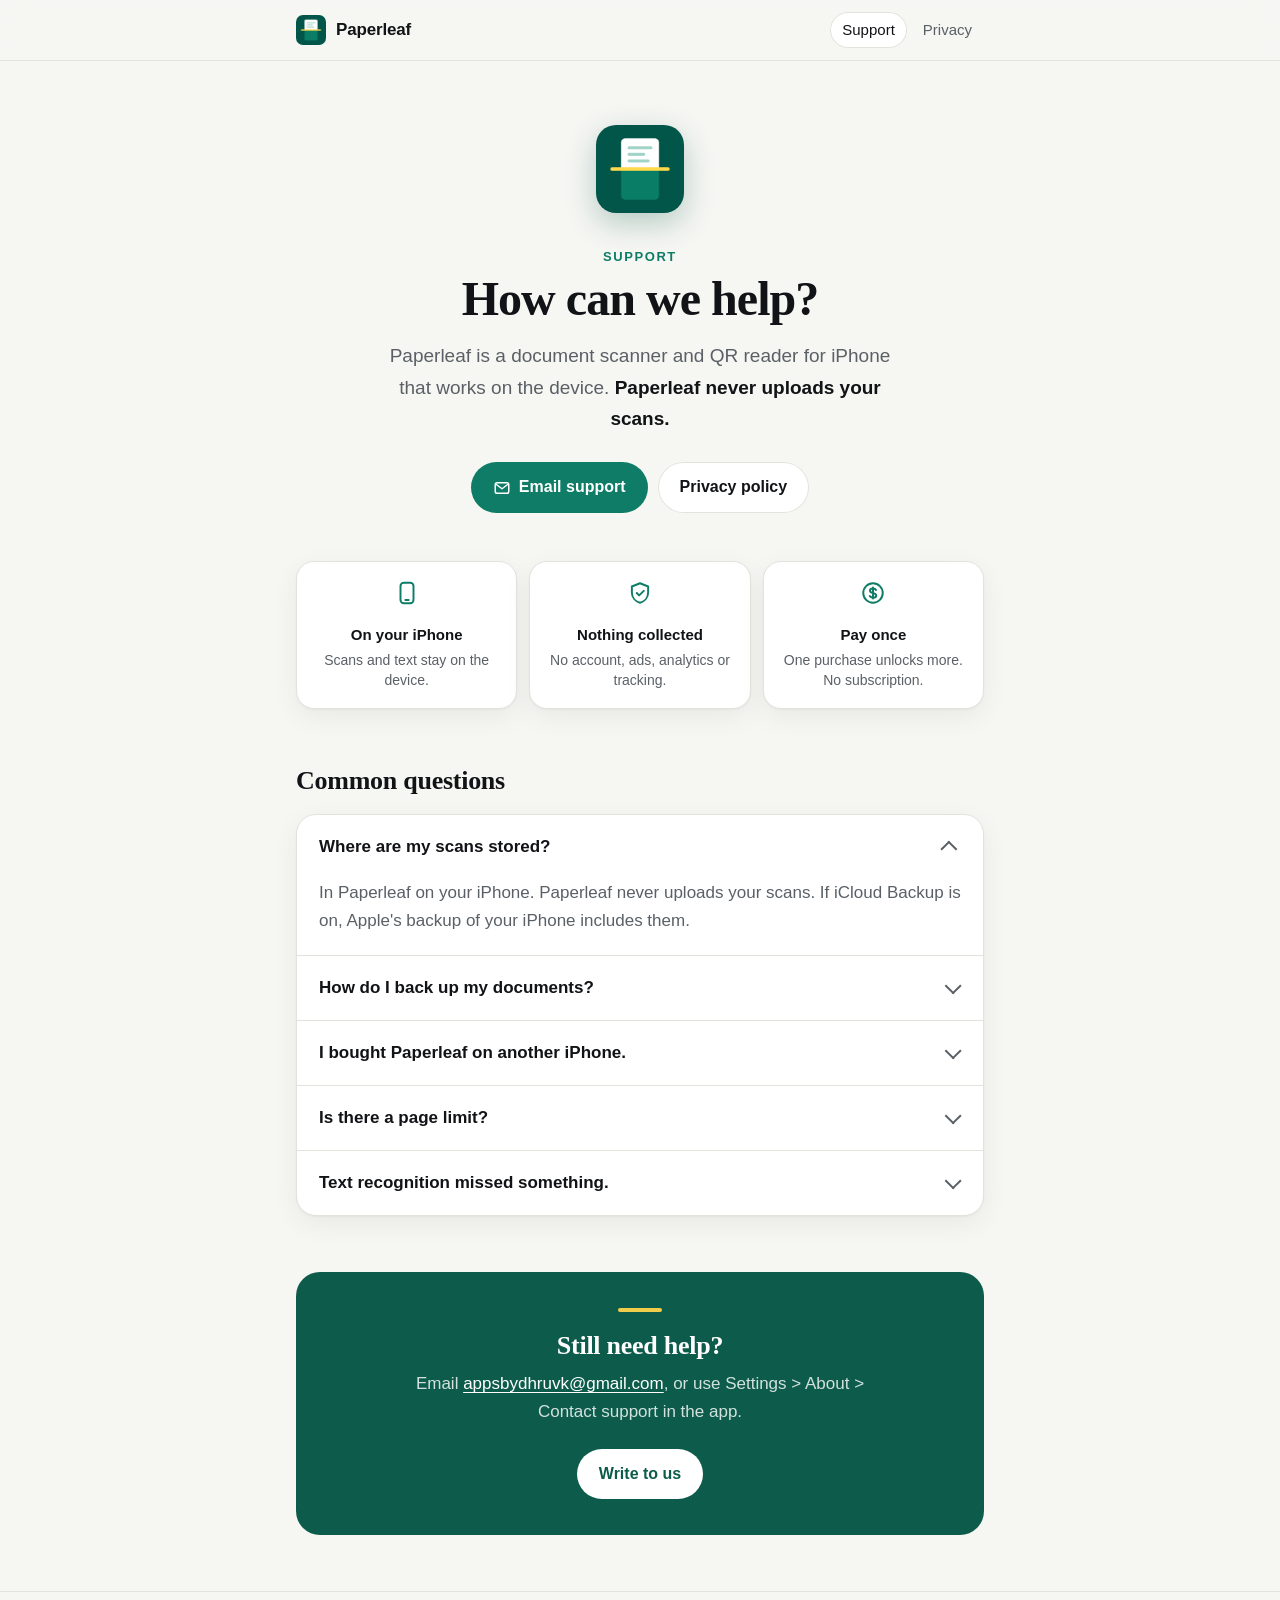
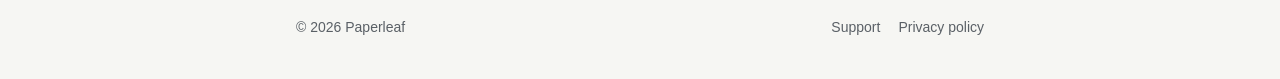
<file: index.html>
<!doctype html>
<html lang="en">
<head>
<meta charset="utf-8">
<meta name="viewport" content="width=device-width, initial-scale=1">
<title>Paperleaf Support</title>
<meta name="description" content="Help for Paperleaf, the private document and QR scanner for iPhone.">
<meta name="theme-color" content="#f6f6f3" media="(prefers-color-scheme: light)">
<meta name="theme-color" content="#0c0d0f" media="(prefers-color-scheme: dark)">
<link rel="icon" href="icon.png">
<link rel="apple-touch-icon" href="icon.png">
<link rel="stylesheet" href="style.css">
</head>
<body>
<header class="top">
  <div class="wrap">
    <a class="brand" href="index.html"><img src="icon.png" alt="">Paperleaf</a>
    <nav class="links" aria-label="Pages">
      <a href="index.html" aria-current="page">Support</a>
      <a href="privacy.html">Privacy</a>
    </nav>
  </div>
</header>

<main class="wrap">
  <section class="hero">
    <img class="mark" src="icon.png" alt="Paperleaf icon">
    <p class="eyebrow">Support</p>
    <h1>How can we help?</h1>
    <p class="lede">Paperleaf is a document scanner and QR reader for iPhone that works on the device. <strong>Paperleaf never uploads your scans.</strong></p>
    <div class="actions">
      <a class="button" href="mailto:appsbydhruvk@gmail.com?subject=Paperleaf">
        <svg viewBox="0 0 24 24" fill="none" stroke="currentColor" stroke-width="2" stroke-linecap="round" stroke-linejoin="round" aria-hidden="true"><rect x="3" y="5" width="18" height="14" rx="2.5"/><path d="m4 7 8 6 8-6"/></svg>
        Email support
      </a>
      <a class="button quiet" href="privacy.html">Privacy policy</a>
    </div>
  </section>

  <ul class="promises">
    <li>
      <svg viewBox="0 0 24 24" fill="none" stroke="currentColor" stroke-width="1.8" stroke-linecap="round" stroke-linejoin="round" aria-hidden="true"><rect x="6" y="2.5" width="12" height="19" rx="3"/><path d="M10.5 18.5h3"/></svg>
      <b>On your iPhone</b>
      <span>Scans and text stay on the device.</span>
    </li>
    <li>
      <svg viewBox="0 0 24 24" fill="none" stroke="currentColor" stroke-width="1.8" stroke-linecap="round" stroke-linejoin="round" aria-hidden="true"><path d="M12 3 4.5 6v5.5c0 4.6 3.1 8.3 7.5 9.5 4.4-1.2 7.5-4.9 7.5-9.5V6L12 3Z"/><path d="m9 12 2.2 2.2L15.5 10"/></svg>
      <b>Nothing collected</b>
      <span>No account, ads, analytics or tracking.</span>
    </li>
    <li>
      <svg viewBox="0 0 24 24" fill="none" stroke="currentColor" stroke-width="1.8" stroke-linecap="round" stroke-linejoin="round" aria-hidden="true"><circle cx="12" cy="12" r="9"/><path d="M12 7v10M14.8 9.2c-.5-.9-1.6-1.4-2.8-1.4-1.6 0-2.8.9-2.8 2.1 0 2.9 5.8 1.5 5.8 4.3 0 1.2-1.3 2.1-3 2.1-1.3 0-2.5-.6-3-1.5"/></svg>
      <b>Pay once</b>
      <span>One purchase unlocks more. No subscription.</span>
    </li>
  </ul>

  <section class="section" aria-labelledby="questions">
    <h2 id="questions">Common questions</h2>
    <div class="faq">
      <details open>
        <summary>Where are my scans stored?</summary>
        <p>In Paperleaf on your iPhone. Paperleaf never uploads your scans. If iCloud Backup is on, Apple's backup of your iPhone includes them.</p>
      </details>
      <details>
        <summary>How do I back up my documents?</summary>
        <p>Settings &gt; Storage &gt; Export all documents writes one searchable PDF per document to a folder in Files.</p>
      </details>
      <details>
        <summary>I bought Paperleaf on another iPhone.</summary>
        <p>Settings &gt; Restore Purchases, signed in with the same Apple ID. Family members get the unlock through Family Sharing.</p>
      </details>
      <details>
        <summary>Is there a page limit?</summary>
        <p>No. Free documents can have any number of pages, and text recognition and QR are free too. The one-time unlock adds Merge, Folders, the Face ID lock, Fill &amp; Sign and more.</p>
      </details>
      <details>
        <summary>Text recognition missed something.</summary>
        <p>Handwriting is harder to read. Adjust the page or rescan it; changing the language in Settings offers "Re-read text" for older documents.</p>
      </details>
    </div>
  </section>

  <section class="section contact" aria-labelledby="contact">
    <h2 id="contact">Still need help?</h2>
    <p>Email <a href="mailto:appsbydhruvk@gmail.com?subject=Paperleaf" style="color:#fff">appsbydhruvk@gmail.com</a>, or use Settings &gt; About &gt; Contact support in the app.</p>
    <a class="button" href="mailto:appsbydhruvk@gmail.com?subject=Paperleaf">Write to us</a>
  </section>
</main>

<footer>
  <div class="wrap">
    <span>© 2026 Paperleaf</span>
    <nav aria-label="Footer"><a href="index.html">Support</a><a href="privacy.html">Privacy policy</a></nav>
  </div>
</footer>
</body>
</html>
</file>
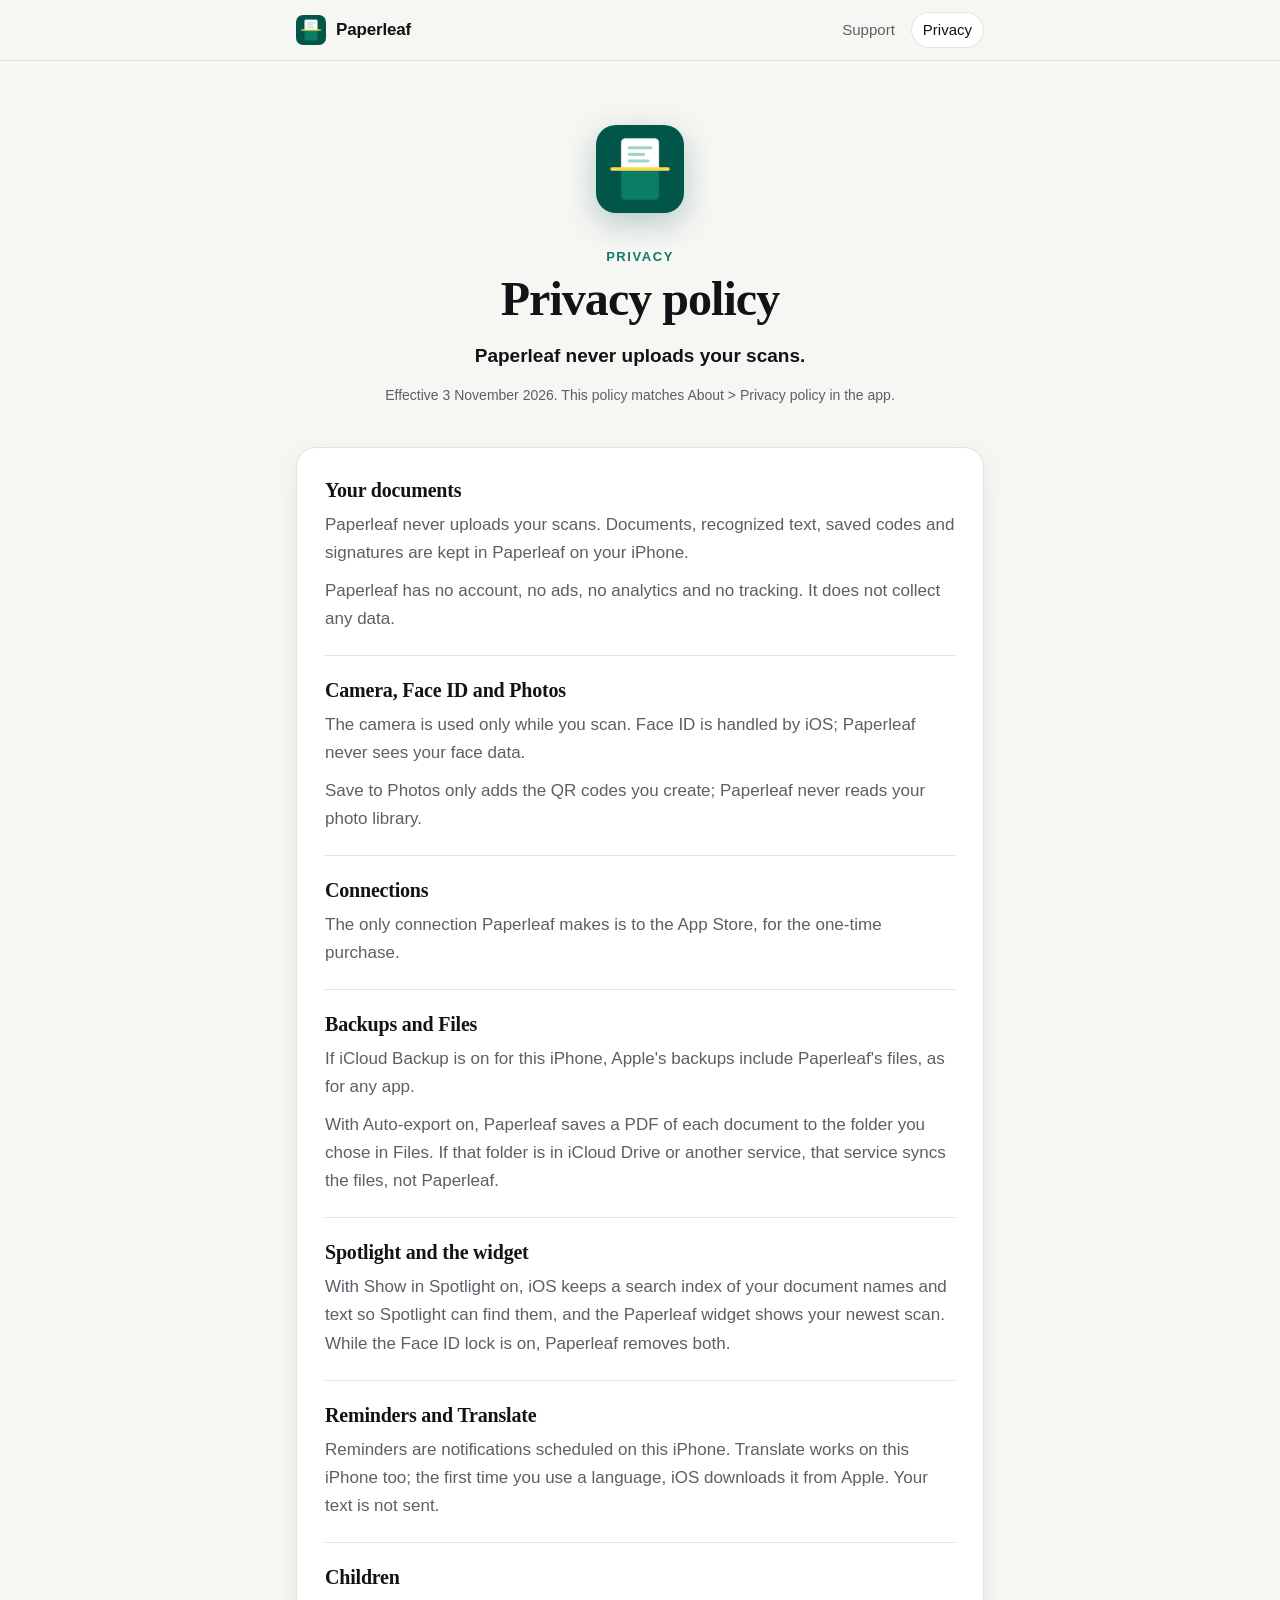
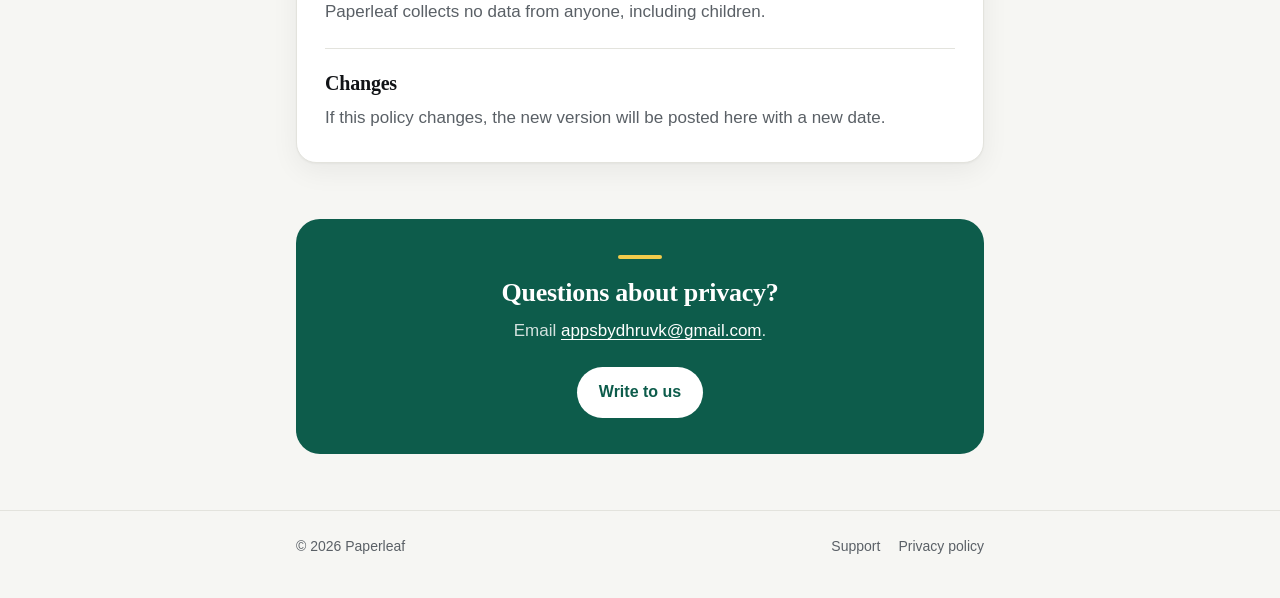
<file: privacy.html>
<!doctype html>
<html lang="en">
<head>
<meta charset="utf-8">
<meta name="viewport" content="width=device-width, initial-scale=1">
<title>Paperleaf Privacy Policy</title>
<meta name="description" content="Paperleaf never uploads your scans. No account, no ads, no analytics, no tracking.">
<meta name="theme-color" content="#f6f6f3" media="(prefers-color-scheme: light)">
<meta name="theme-color" content="#0c0d0f" media="(prefers-color-scheme: dark)">
<link rel="icon" href="icon.png">
<link rel="apple-touch-icon" href="icon.png">
<link rel="stylesheet" href="style.css">
</head>
<body>
<header class="top">
  <div class="wrap">
    <a class="brand" href="index.html"><img src="icon.png" alt="">Paperleaf</a>
    <nav class="links" aria-label="Pages">
      <a href="index.html">Support</a>
      <a href="privacy.html" aria-current="page">Privacy</a>
    </nav>
  </div>
</header>

<main class="wrap">
  <section class="hero">
    <img class="mark" src="icon.png" alt="Paperleaf icon">
    <p class="eyebrow">Privacy</p>
    <h1>Privacy policy</h1>
    <p class="lede"><strong>Paperleaf never uploads your scans.</strong></p>
    <p class="date">Effective 3 November 2026. This policy matches About &gt; Privacy policy in the app.</p>
  </section>

  <article class="policy">
    <section>
      <h2>Your documents</h2>
      <p>Paperleaf never uploads your scans. Documents, recognized text, saved codes and signatures are kept in Paperleaf on your iPhone.</p>
      <p>Paperleaf has no account, no ads, no analytics and no tracking. It does not collect any data.</p>
    </section>
    <section>
      <h2>Camera, Face ID and Photos</h2>
      <p>The camera is used only while you scan. Face ID is handled by iOS; Paperleaf never sees your face data.</p>
      <p>Save to Photos only adds the QR codes you create; Paperleaf never reads your photo library.</p>
    </section>
    <section>
      <h2>Connections</h2>
      <p>The only connection Paperleaf makes is to the App Store, for the one-time purchase.</p>
    </section>
    <section>
      <h2>Backups and Files</h2>
      <p>If iCloud Backup is on for this iPhone, Apple's backups include Paperleaf's files, as for any app.</p>
      <p>With Auto-export on, Paperleaf saves a PDF of each document to the folder you chose in Files. If that folder is in iCloud Drive or another service, that service syncs the files, not Paperleaf.</p>
    </section>
    <section>
      <h2>Spotlight and the widget</h2>
      <p>With Show in Spotlight on, iOS keeps a search index of your document names and text so Spotlight can find them, and the Paperleaf widget shows your newest scan. While the Face ID lock is on, Paperleaf removes both.</p>
    </section>
    <section>
      <h2>Reminders and Translate</h2>
      <p>Reminders are notifications scheduled on this iPhone. Translate works on this iPhone too; the first time you use a language, iOS downloads it from Apple. Your text is not sent.</p>
    </section>
    <section>
      <h2>Children</h2>
      <p>Paperleaf collects no data from anyone, including children.</p>
    </section>
    <section>
      <h2>Changes</h2>
      <p>If this policy changes, the new version will be posted here with a new date.</p>
    </section>
  </article>

  <section class="section contact" aria-labelledby="contact">
    <h2 id="contact">Questions about privacy?</h2>
    <p>Email <a href="mailto:appsbydhruvk@gmail.com?subject=Paperleaf%20privacy" style="color:#fff">appsbydhruvk@gmail.com</a>.</p>
    <a class="button" href="mailto:appsbydhruvk@gmail.com?subject=Paperleaf%20privacy">Write to us</a>
  </section>
</main>

<footer>
  <div class="wrap">
    <span>© 2026 Paperleaf</span>
    <nav aria-label="Footer"><a href="index.html">Support</a><a href="privacy.html">Privacy policy</a></nav>
  </div>
</footer>
</body>
</html>
</file>
<file: style.css>
/* Paperleaf support and privacy pages. System fonts only: the site loads nothing from other servers. */
:root {
  --bg: #f6f6f3;
  --bg-deep: #eceae3;
  --card: #ffffff;
  --ink: #111316;
  --muted: #5a6066;
  --line: #e3e3dd;
  --accent: #0e7c66;
  --accent-ink: #ffffff;
  --tint: #e3f1ec;
  --tint-ink: #0a5a4a;
  --brand: #0d5c4b;
  --scan: #f2cc4b;
  --shadow: 0 1px 2px rgba(16, 20, 24, 0.04), 0 8px 28px rgba(16, 20, 24, 0.06);
  --serif: ui-serif, "New York", "Iowan Old Style", Georgia, "Times New Roman", serif;
  --sans: -apple-system, BlinkMacSystemFont, "SF Pro Text", "Helvetica Neue", Arial, sans-serif;
  color-scheme: light dark;
}
@media (prefers-color-scheme: dark) {
  :root {
    --bg: #0c0d0f;
    --bg-deep: #121416;
    --card: #17191c;
    --ink: #f4f4f1;
    --muted: #a9afb5;
    --line: #2a2d31;
    --accent: #3dbe9e;
    --accent-ink: #08221c;
    --tint: #12342c;
    --tint-ink: #8fdcc6;
    --brand: #0d5c4b;
    --shadow: 0 1px 2px rgba(0, 0, 0, 0.3), 0 8px 28px rgba(0, 0, 0, 0.35);
  }
}

* { box-sizing: border-box; }
html { -webkit-text-size-adjust: 100%; }
body {
  margin: 0;
  background: var(--bg);
  color: var(--ink);
  font: 17px/1.65 var(--sans);
  -webkit-font-smoothing: antialiased;
}
a { color: var(--accent); text-underline-offset: 3px; }
a:hover { text-decoration-thickness: 2px; }
:focus-visible { outline: 2px solid var(--accent); outline-offset: 3px; border-radius: 6px; }

.wrap { max-width: 720px; margin: 0 auto; padding: 0 16px; }

/* Top bar */
.top {
  position: sticky; top: 0; z-index: 2;
  background: color-mix(in srgb, var(--bg) 82%, transparent);
  -webkit-backdrop-filter: saturate(160%) blur(14px);
  backdrop-filter: saturate(160%) blur(14px);
  border-bottom: 1px solid var(--line);
}
.top .wrap { display: flex; align-items: center; justify-content: space-between; height: 60px; }
.brand { display: flex; align-items: center; gap: 10px; color: var(--ink); text-decoration: none; font-weight: 600; letter-spacing: -0.01em; }
.brand img { width: 30px; height: 30px; border-radius: 7px; }
.links { display: flex; gap: 4px; }
.links a { color: var(--muted); text-decoration: none; font-size: 15px; padding: 6px 12px; border-radius: 999px; }
.links a:hover { color: var(--ink); background: var(--bg-deep); }
.links a[aria-current="page"] { color: var(--ink); background: var(--card); box-shadow: inset 0 0 0 1px var(--line); }

/* Opening */
.hero { padding: 64px 0 40px; text-align: center; }
.mark { width: 88px; height: 88px; border-radius: 20px; box-shadow: 0 10px 30px rgba(13, 92, 75, 0.28); }
.eyebrow { margin: 24px 0 6px; color: var(--accent); font-size: 13px; font-weight: 600; letter-spacing: 0.12em; text-transform: uppercase; }
h1 {
  font-family: var(--serif);
  font-weight: 600;
  font-size: clamp(34px, 7vw, 48px);
  line-height: 1.1;
  letter-spacing: -0.02em;
  margin: 0 0 14px;
}
.lede { font-size: 19px; color: var(--muted); max-width: 520px; margin: 0 auto; }
.lede strong { color: var(--ink); font-weight: 600; }
.actions { display: flex; flex-wrap: wrap; justify-content: center; gap: 10px; margin-top: 28px; }
.button {
  display: inline-flex; align-items: center; gap: 8px;
  padding: 12px 22px; border-radius: 999px;
  background: var(--accent); color: var(--accent-ink);
  font-weight: 600; font-size: 16px; text-decoration: none;
  transition: transform 0.15s ease, box-shadow 0.15s ease;
}
.button:hover { transform: translateY(-1px); box-shadow: 0 6px 18px rgba(14, 124, 102, 0.3); }
.button.quiet { background: var(--card); color: var(--ink); box-shadow: inset 0 0 0 1px var(--line); }
.button.quiet:hover { box-shadow: inset 0 0 0 1px var(--line), var(--shadow); }
.button svg { width: 18px; height: 18px; }

/* Three promises */
.promises { display: grid; grid-template-columns: repeat(3, 1fr); gap: 12px; margin: 8px 0 56px; padding: 0; list-style: none; }
.promises li {
  background: var(--card); border: 1px solid var(--line); border-radius: 18px;
  padding: 18px 16px; text-align: center; box-shadow: var(--shadow);
}
.promises svg { width: 26px; height: 26px; color: var(--accent); }
.promises b { display: block; margin-top: 8px; font-size: 15px; }
.promises span { display: block; color: var(--muted); font-size: 14px; line-height: 1.45; margin-top: 2px; }

/* Sections */
h2 {
  font-family: var(--serif);
  font-weight: 600;
  font-size: 26px;
  letter-spacing: -0.01em;
  line-height: 1.25;
  margin: 0 0 16px;
}
.section { margin-bottom: 56px; }

/* Questions */
.faq { background: var(--card); border: 1px solid var(--line); border-radius: 20px; box-shadow: var(--shadow); overflow: hidden; }
.faq details { border-top: 1px solid var(--line); }
.faq details:first-child { border-top: 0; }
.faq summary {
  list-style: none; cursor: pointer;
  display: flex; align-items: center; justify-content: space-between; gap: 16px;
  padding: 18px 22px; font-weight: 600;
}
.faq summary::-webkit-details-marker { display: none; }
.faq summary::after {
  content: ""; flex: none; width: 10px; height: 10px; margin-right: 4px;
  border-right: 2px solid var(--muted); border-bottom: 2px solid var(--muted);
  transform: rotate(45deg) translateY(-3px); transition: transform 0.2s ease;
}
.faq details[open] summary::after { transform: rotate(-135deg) translateY(-3px); }
.faq summary:hover { background: var(--bg); }
.faq details p { margin: 0; padding: 0 22px 20px; color: var(--muted); }

/* Contact */
.contact {
  position: relative; overflow: hidden;
  background: var(--brand); color: #ffffff;
  border-radius: 24px; padding: 36px 28px; text-align: center;
}
/* The icon's scan line, as a short bar above the heading. */
.contact::before {
  content: ""; display: block; width: 44px; height: 4px; margin: 0 auto 18px;
  border-radius: 2px; background: var(--scan);
}
.contact h2 { color: #ffffff; margin-bottom: 8px; }
.contact p { margin: 0 auto 22px; max-width: 460px; color: rgba(255, 255, 255, 0.82); }
.contact .button { background: #ffffff; color: var(--brand); }

/* Privacy policy: one card, like the support page's questions. */
.date { color: var(--muted); font-size: 14px; margin: 12px 0 0; }
.policy {
  background: var(--card); border: 1px solid var(--line); border-radius: 20px;
  box-shadow: var(--shadow); padding: 8px 28px; margin-bottom: 56px;
}
.policy section { padding: 22px 0; border-top: 1px solid var(--line); }
.policy section:first-child { border-top: 0; }
.policy h2 { font-size: 20px; margin: 0 0 8px; }
.policy p { margin: 0 0 10px; color: var(--muted); }
.policy p:last-child { margin-bottom: 0; }

/* Footer */
footer { border-top: 1px solid var(--line); margin-top: 24px; }
footer .wrap { display: flex; flex-wrap: wrap; justify-content: space-between; gap: 12px; padding-top: 24px; padding-bottom: 40px; color: var(--muted); font-size: 14px; }
footer nav { display: flex; gap: 18px; }
footer a { color: var(--muted); text-decoration: none; }
footer a:hover { color: var(--ink); }

@media (max-width: 560px) {
  .hero { padding: 44px 0 32px; }
  .promises { grid-template-columns: 1fr; }
  .promises li { display: grid; grid-template-columns: 28px 1fr; column-gap: 14px; text-align: left; align-items: start; }
  .promises svg { grid-row: span 2; margin-top: 2px; }
  .promises b { margin-top: 0; }
  .faq summary { padding: 16px 18px; }
  .faq details p { padding: 0 18px 18px; }
  .contact { padding: 30px 20px; }
  .policy { padding: 4px 20px; }
}
@media (prefers-reduced-motion: reduce) {
  * { transition: none !important; }
}
</file>
